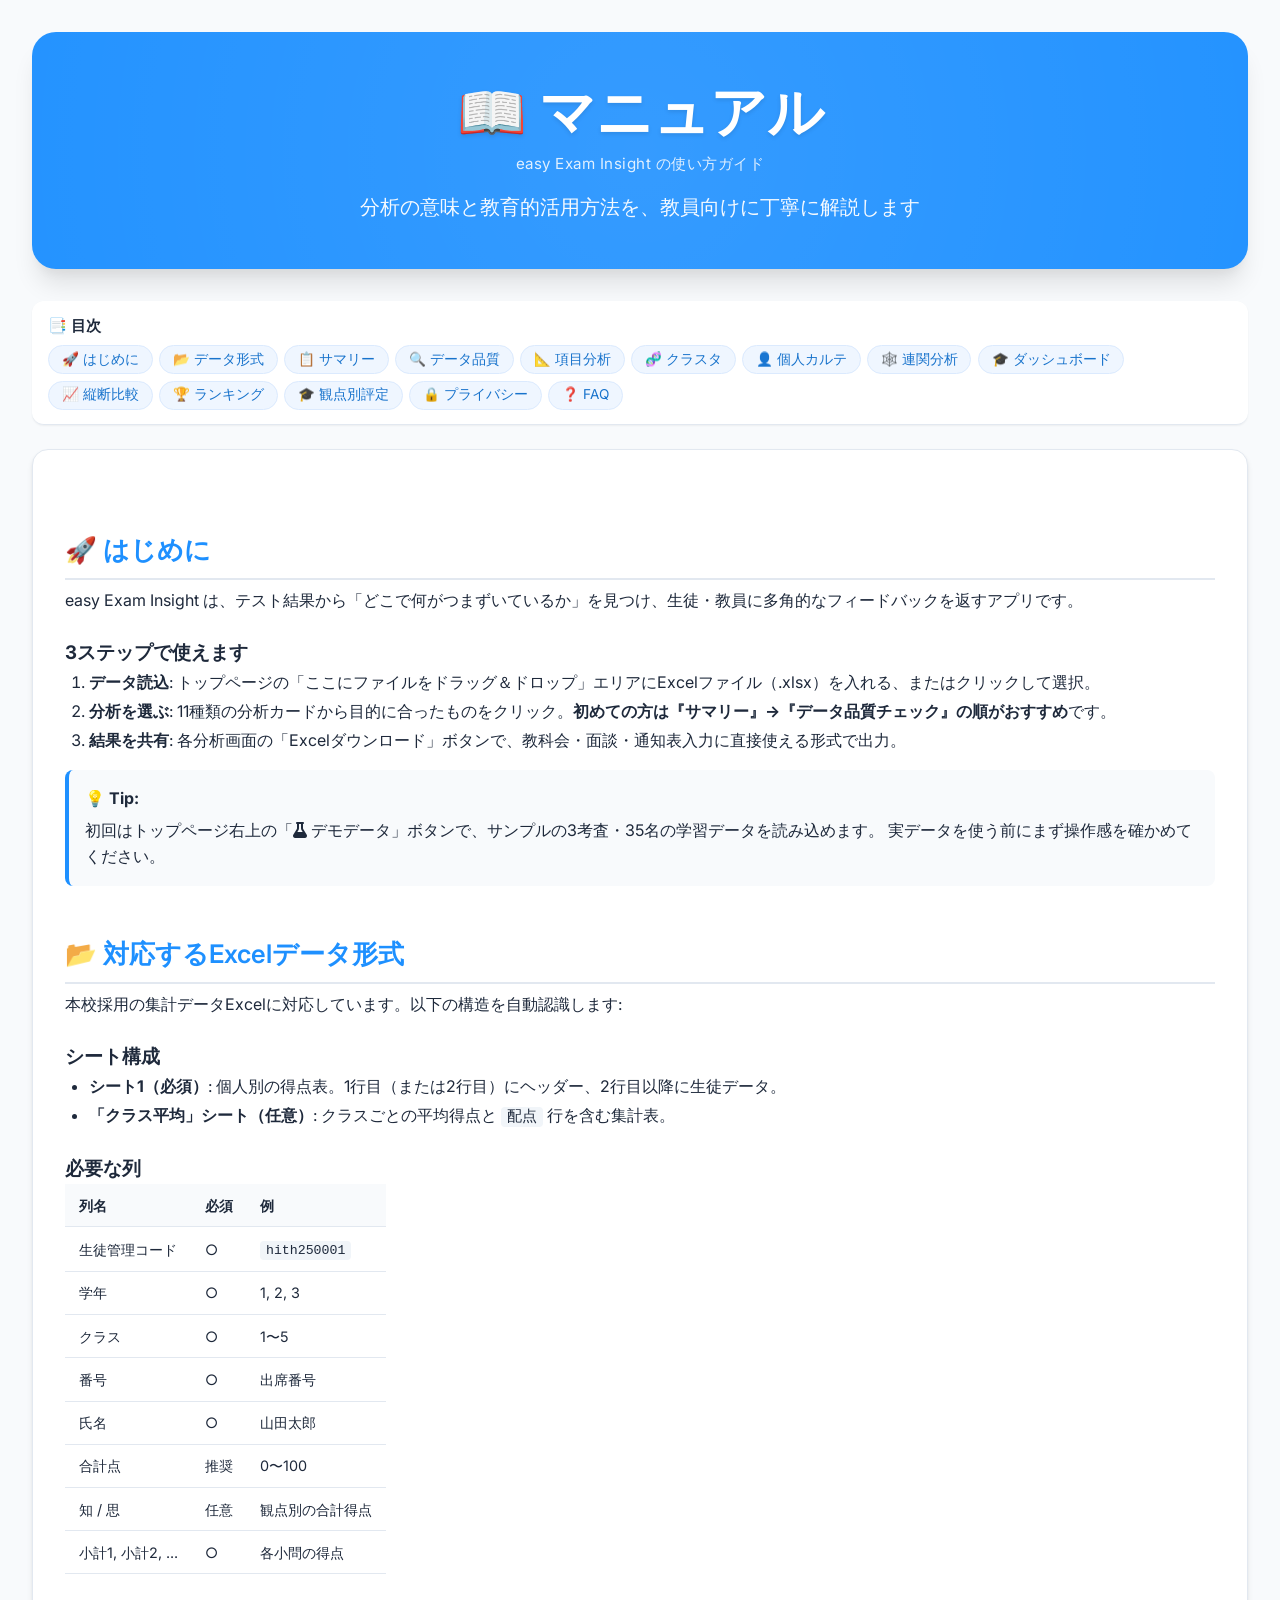
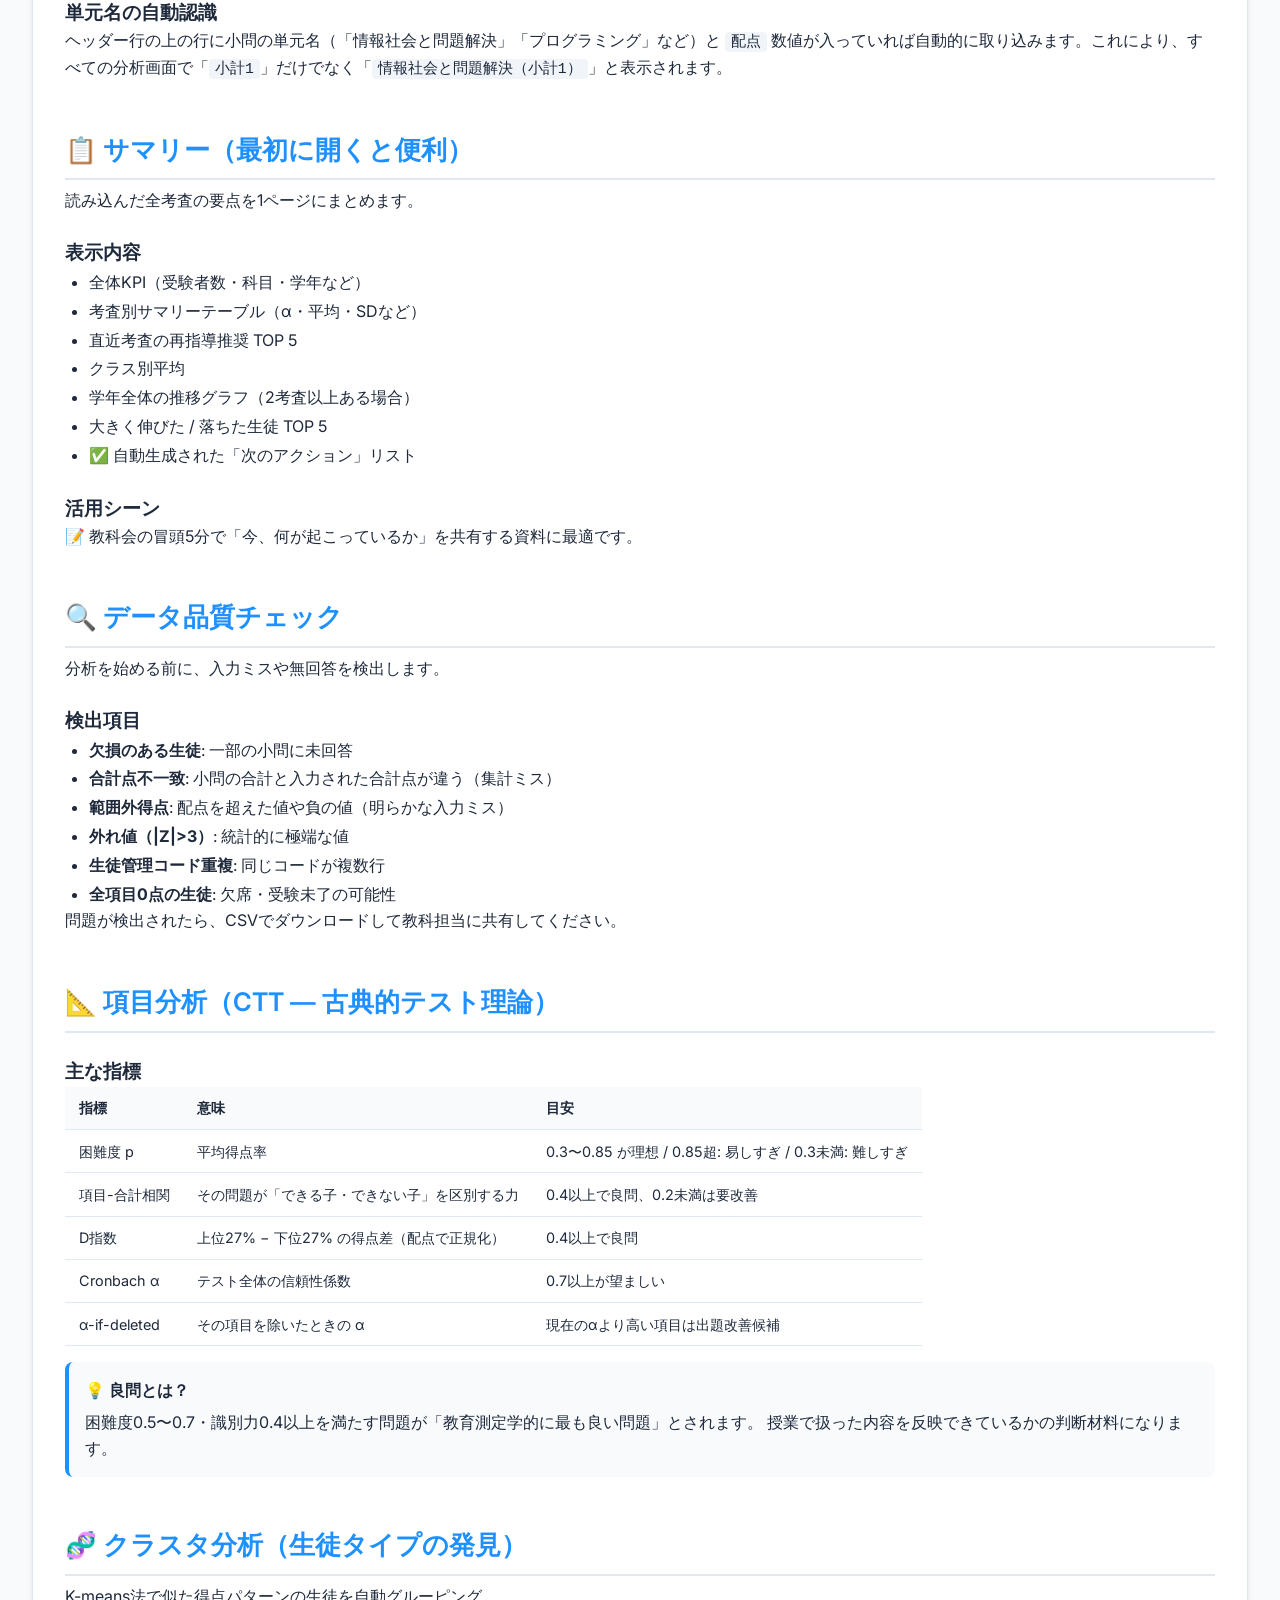
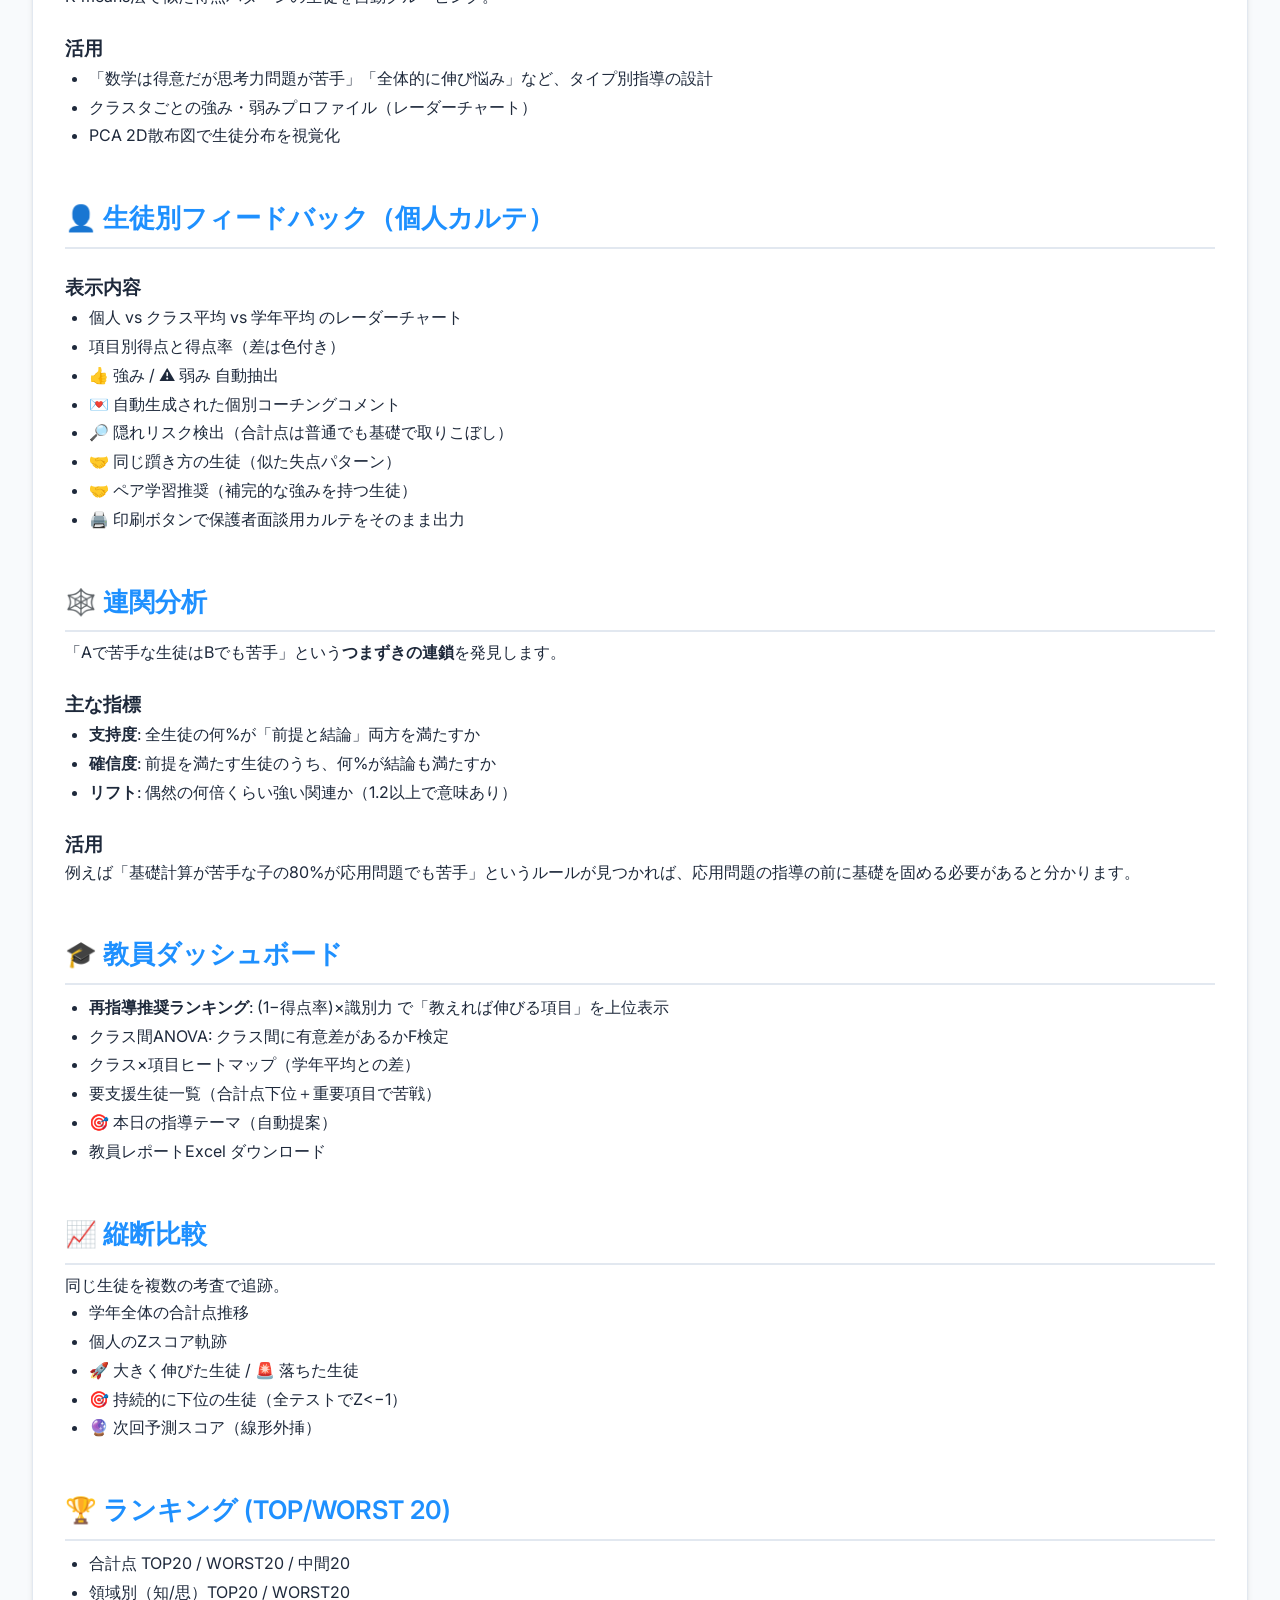
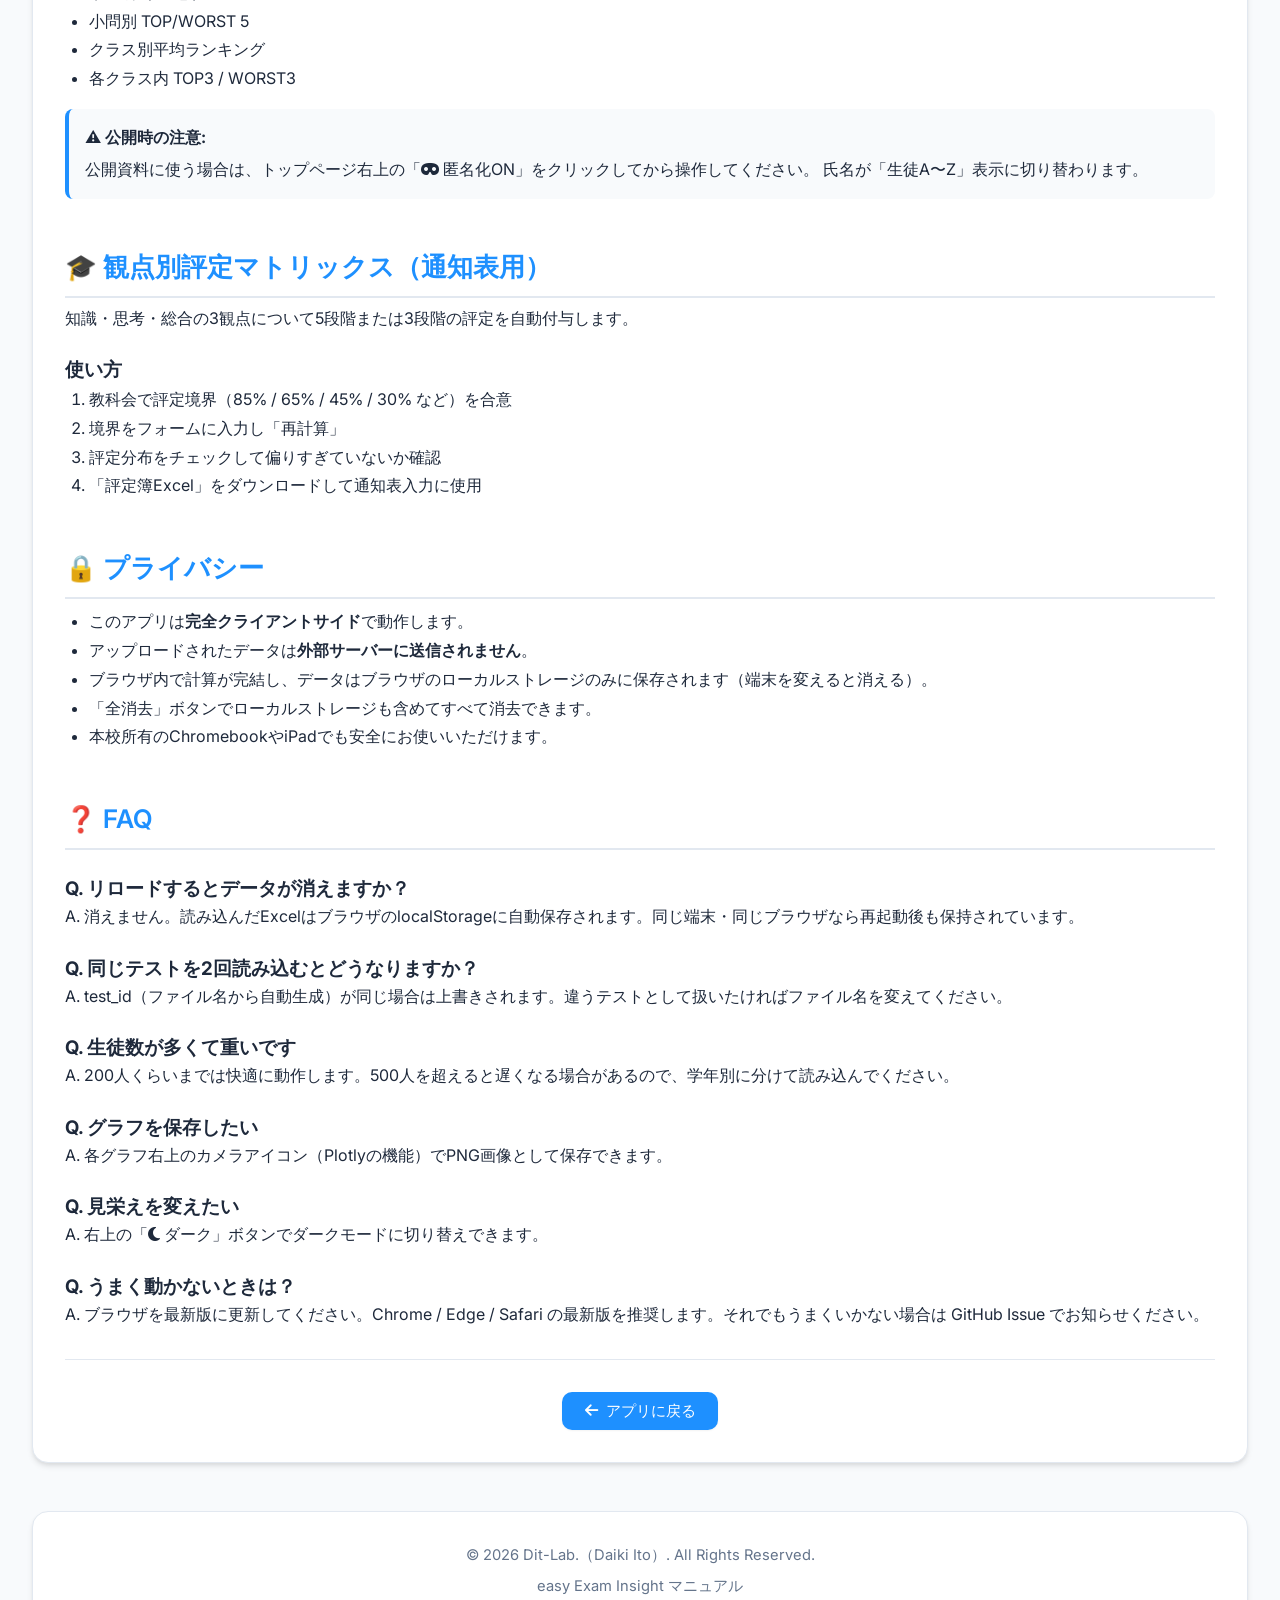
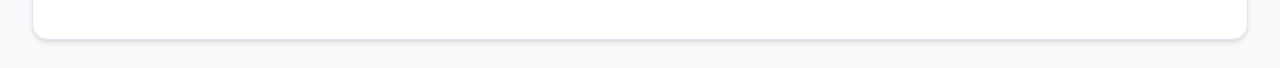
<file: manual.html>
<!DOCTYPE html>
<html lang="ja">
<head>
<meta charset="UTF-8">
<meta name="viewport" content="width=device-width, initial-scale=1.0">
<title>マニュアル | easy Exam Insight</title>
<link rel="stylesheet" href="https://cdnjs.cloudflare.com/ajax/libs/font-awesome/6.4.0/css/all.min.css">
<link href="https://fonts.googleapis.com/css2?family=Inter:wght@300;400;500;600;700&display=swap" rel="stylesheet">
<link rel="stylesheet" href="css/style.css">
</head>
<body>

<main class="container" id="main-app">

  <div class="hero-section">
    <h1 class="hero-title">📖 マニュアル</h1>
    <p class="hero-caption">easy Exam Insight の使い方ガイド</p>
    <p class="hero-subtitle">分析の意味と教育的活用方法を、教員向けに丁寧に解説します</p>
  </div>

  <nav class="manual-toc" aria-label="目次">
    <strong class="manual-toc-title">📑 目次</strong>
    <div class="manual-toc-list">
      <a href="#start">🚀 はじめに</a>
      <a href="#format">📂 データ形式</a>
      <a href="#summary">📋 サマリー</a>
      <a href="#quality">🔍 データ品質</a>
      <a href="#item">📐 項目分析</a>
      <a href="#cluster">🧬 クラスタ</a>
      <a href="#student">👤 個人カルテ</a>
      <a href="#assoc">🕸️ 連関分析</a>
      <a href="#dashboard">🎓 ダッシュボード</a>
      <a href="#long">📈 縦断比較</a>
      <a href="#rank">🏆 ランキング</a>
      <a href="#rubric">🎓 観点別評定</a>
      <a href="#privacy">🔒 プライバシー</a>
      <a href="#faq">❓ FAQ</a>
    </div>
  </nav>

  <article class="manual card">

    <h2 id="start">🚀 はじめに</h2>
    <p>easy Exam Insight は、テスト結果から「どこで何がつまずいているか」を見つけ、生徒・教員に多角的なフィードバックを返すアプリです。</p>
    <h3>3ステップで使えます</h3>
    <ol>
      <li><strong>データ読込</strong>: トップページの「ここにファイルをドラッグ＆ドロップ」エリアにExcelファイル（.xlsx）を入れる、またはクリックして選択。</li>
      <li><strong>分析を選ぶ</strong>: 11種類の分析カードから目的に合ったものをクリック。<strong>初めての方は『サマリー』→『データ品質チェック』の順がおすすめ</strong>です。</li>
      <li><strong>結果を共有</strong>: 各分析画面の「Excelダウンロード」ボタンで、教科会・面談・通知表入力に直接使える形式で出力。</li>
    </ol>
    <figure>
      <strong>💡 Tip:</strong>
      初回はトップページ右上の「<i class="fas fa-flask"></i> デモデータ」ボタンで、サンプルの3考査・35名の学習データを読み込めます。
      実データを使う前にまず操作感を確かめてください。
    </figure>

    <h2 id="format">📂 対応するExcelデータ形式</h2>
    <p>本校採用の集計データExcelに対応しています。以下の構造を自動認識します:</p>
    <h3>シート構成</h3>
    <ul>
      <li><strong>シート1（必須）</strong>: 個人別の得点表。1行目（または2行目）にヘッダー、2行目以降に生徒データ。</li>
      <li><strong>「クラス平均」シート（任意）</strong>: クラスごとの平均得点と <code>配点</code> 行を含む集計表。</li>
    </ul>
    <h3>必要な列</h3>
    <table class="t-table">
      <tr><th>列名</th><th>必須</th><th>例</th></tr>
      <tr><td>生徒管理コード</td><td>○</td><td><code>hith250001</code></td></tr>
      <tr><td>学年</td><td>○</td><td>1, 2, 3</td></tr>
      <tr><td>クラス</td><td>○</td><td>1〜5</td></tr>
      <tr><td>番号</td><td>○</td><td>出席番号</td></tr>
      <tr><td>氏名</td><td>○</td><td>山田太郎</td></tr>
      <tr><td>合計点</td><td>推奨</td><td>0〜100</td></tr>
      <tr><td>知 / 思</td><td>任意</td><td>観点別の合計得点</td></tr>
      <tr><td>小計1, 小計2, ...</td><td>○</td><td>各小問の得点</td></tr>
    </table>
    <h3>単元名の自動認識</h3>
    <p>ヘッダー行の上の行に小問の単元名（「情報社会と問題解決」「プログラミング」など）と <code>配点</code> 数値が入っていれば自動的に取り込みます。これにより、すべての分析画面で「<code>小計1</code>」だけでなく「<code>情報社会と問題解決（小計1）</code>」と表示されます。</p>

    <h2 id="summary">📋 サマリー（最初に開くと便利）</h2>
    <p>読み込んだ全考査の要点を1ページにまとめます。</p>
    <h3>表示内容</h3>
    <ul>
      <li>全体KPI（受験者数・科目・学年など）</li>
      <li>考査別サマリーテーブル（α・平均・SDなど）</li>
      <li>直近考査の再指導推奨 TOP 5</li>
      <li>クラス別平均</li>
      <li>学年全体の推移グラフ（2考査以上ある場合）</li>
      <li>大きく伸びた / 落ちた生徒 TOP 5</li>
      <li>✅ 自動生成された「次のアクション」リスト</li>
    </ul>
    <h3>活用シーン</h3>
    <p>📝 教科会の冒頭5分で「今、何が起こっているか」を共有する資料に最適です。</p>

    <h2 id="quality">🔍 データ品質チェック</h2>
    <p>分析を始める前に、入力ミスや無回答を検出します。</p>
    <h3>検出項目</h3>
    <ul>
      <li><strong>欠損のある生徒</strong>: 一部の小問に未回答</li>
      <li><strong>合計点不一致</strong>: 小問の合計と入力された合計点が違う（集計ミス）</li>
      <li><strong>範囲外得点</strong>: 配点を超えた値や負の値（明らかな入力ミス）</li>
      <li><strong>外れ値（|Z|&gt;3）</strong>: 統計的に極端な値</li>
      <li><strong>生徒管理コード重複</strong>: 同じコードが複数行</li>
      <li><strong>全項目0点の生徒</strong>: 欠席・受験未了の可能性</li>
    </ul>
    <p>問題が検出されたら、CSVでダウンロードして教科担当に共有してください。</p>

    <h2 id="item">📐 項目分析（CTT — 古典的テスト理論）</h2>
    <h3>主な指標</h3>
    <table class="t-table">
      <tr><th>指標</th><th>意味</th><th>目安</th></tr>
      <tr><td>困難度 p</td><td>平均得点率</td><td>0.3〜0.85 が理想 / 0.85超: 易しすぎ / 0.3未満: 難しすぎ</td></tr>
      <tr><td>項目-合計相関</td><td>その問題が「できる子・できない子」を区別する力</td><td>0.4以上で良問、0.2未満は要改善</td></tr>
      <tr><td>D指数</td><td>上位27% − 下位27% の得点差（配点で正規化）</td><td>0.4以上で良問</td></tr>
      <tr><td>Cronbach α</td><td>テスト全体の信頼性係数</td><td>0.7以上が望ましい</td></tr>
      <tr><td>α-if-deleted</td><td>その項目を除いたときの α</td><td>現在のαより高い項目は出題改善候補</td></tr>
    </table>
    <figure>
      <strong>💡 良問とは？</strong>
      困難度0.5〜0.7・識別力0.4以上を満たす問題が「教育測定学的に最も良い問題」とされます。
      授業で扱った内容を反映できているかの判断材料になります。
    </figure>

    <h2 id="cluster">🧬 クラスタ分析（生徒タイプの発見）</h2>
    <p>K-means法で似た得点パターンの生徒を自動グルーピング。</p>
    <h3>活用</h3>
    <ul>
      <li>「数学は得意だが思考力問題が苦手」「全体的に伸び悩み」など、タイプ別指導の設計</li>
      <li>クラスタごとの強み・弱みプロファイル（レーダーチャート）</li>
      <li>PCA 2D散布図で生徒分布を視覚化</li>
    </ul>

    <h2 id="student">👤 生徒別フィードバック（個人カルテ）</h2>
    <h3>表示内容</h3>
    <ul>
      <li>個人 vs クラス平均 vs 学年平均 のレーダーチャート</li>
      <li>項目別得点と得点率（差は色付き）</li>
      <li>👍 強み / ⚠️ 弱み 自動抽出</li>
      <li>💌 自動生成された個別コーチングコメント</li>
      <li>🔎 隠れリスク検出（合計点は普通でも基礎で取りこぼし）</li>
      <li>🤝 同じ躓き方の生徒（似た失点パターン）</li>
      <li>🤝 ペア学習推奨（補完的な強みを持つ生徒）</li>
      <li>🖨️ 印刷ボタンで保護者面談用カルテをそのまま出力</li>
    </ul>

    <h2 id="assoc">🕸️ 連関分析</h2>
    <p>「Aで苦手な生徒はBでも苦手」という<strong>つまずきの連鎖</strong>を発見します。</p>
    <h3>主な指標</h3>
    <ul>
      <li><strong>支持度</strong>: 全生徒の何%が「前提と結論」両方を満たすか</li>
      <li><strong>確信度</strong>: 前提を満たす生徒のうち、何%が結論も満たすか</li>
      <li><strong>リフト</strong>: 偶然の何倍くらい強い関連か（1.2以上で意味あり）</li>
    </ul>
    <h3>活用</h3>
    <p>例えば「基礎計算が苦手な子の80%が応用問題でも苦手」というルールが見つかれば、応用問題の指導の前に基礎を固める必要があると分かります。</p>

    <h2 id="dashboard">🎓 教員ダッシュボード</h2>
    <ul>
      <li><strong>再指導推奨ランキング</strong>: (1−得点率)×識別力 で「教えれば伸びる項目」を上位表示</li>
      <li>クラス間ANOVA: クラス間に有意差があるかF検定</li>
      <li>クラス×項目ヒートマップ（学年平均との差）</li>
      <li>要支援生徒一覧（合計点下位＋重要項目で苦戦）</li>
      <li>🎯 本日の指導テーマ（自動提案）</li>
      <li>教員レポートExcel ダウンロード</li>
    </ul>

    <h2 id="long">📈 縦断比較</h2>
    <p>同じ生徒を複数の考査で追跡。</p>
    <ul>
      <li>学年全体の合計点推移</li>
      <li>個人のZスコア軌跡</li>
      <li>🚀 大きく伸びた生徒 / 🚨 落ちた生徒</li>
      <li>🎯 持続的に下位の生徒（全テストでZ&lt;−1）</li>
      <li>🔮 次回予測スコア（線形外挿）</li>
    </ul>

    <h2 id="rank">🏆 ランキング (TOP/WORST 20)</h2>
    <ul>
      <li>合計点 TOP20 / WORST20 / 中間20</li>
      <li>領域別（知/思）TOP20 / WORST20</li>
      <li>小問別 TOP/WORST 5</li>
      <li>クラス別平均ランキング</li>
      <li>各クラス内 TOP3 / WORST3</li>
    </ul>
    <figure>
      <strong>⚠️ 公開時の注意:</strong>
      公開資料に使う場合は、トップページ右上の「<i class="fas fa-mask"></i> 匿名化ON」をクリックしてから操作してください。
      氏名が「生徒A〜Z」表示に切り替わります。
    </figure>

    <h2 id="rubric">🎓 観点別評定マトリックス（通知表用）</h2>
    <p>知識・思考・総合の3観点について5段階または3段階の評定を自動付与します。</p>
    <h3>使い方</h3>
    <ol>
      <li>教科会で評定境界（85% / 65% / 45% / 30% など）を合意</li>
      <li>境界をフォームに入力し「再計算」</li>
      <li>評定分布をチェックして偏りすぎていないか確認</li>
      <li>「評定簿Excel」をダウンロードして通知表入力に使用</li>
    </ol>

    <h2 id="privacy">🔒 プライバシー</h2>
    <ul>
      <li>このアプリは<strong>完全クライアントサイド</strong>で動作します。</li>
      <li>アップロードされたデータは<strong>外部サーバーに送信されません</strong>。</li>
      <li>ブラウザ内で計算が完結し、データはブラウザのローカルストレージのみに保存されます（端末を変えると消える）。</li>
      <li>「全消去」ボタンでローカルストレージも含めてすべて消去できます。</li>
      <li>本校所有のChromebookやiPadでも安全にお使いいただけます。</li>
    </ul>

    <h2 id="faq">❓ FAQ</h2>
    <h3>Q. リロードするとデータが消えますか？</h3>
    <p>A. 消えません。読み込んだExcelはブラウザのlocalStorageに自動保存されます。同じ端末・同じブラウザなら再起動後も保持されています。</p>
    <h3>Q. 同じテストを2回読み込むとどうなりますか？</h3>
    <p>A. test_id（ファイル名から自動生成）が同じ場合は上書きされます。違うテストとして扱いたければファイル名を変えてください。</p>
    <h3>Q. 生徒数が多くて重いです</h3>
    <p>A. 200人くらいまでは快適に動作します。500人を超えると遅くなる場合があるので、学年別に分けて読み込んでください。</p>
    <h3>Q. グラフを保存したい</h3>
    <p>A. 各グラフ右上のカメラアイコン（Plotlyの機能）でPNG画像として保存できます。</p>
    <h3>Q. 見栄えを変えたい</h3>
    <p>A. 右上の「<i class="fas fa-moon"></i> ダーク」ボタンでダークモードに切り替えできます。</p>
    <h3>Q. うまく動かないときは？</h3>
    <p>A. ブラウザを最新版に更新してください。Chrome / Edge / Safari の最新版を推奨します。それでもうまくいかない場合は GitHub Issue でお知らせください。</p>

    <hr style="margin: 2rem 0; border: 0; border-top: 1px solid var(--border-color);">
    <p style="text-align: center;">
      <a class="btn primary" href="index.html"><i class="fas fa-arrow-left"></i> アプリに戻る</a>
    </p>
  </article>

  <footer class="footer">
    <div class="footer-content">
      <p>© 2026 Dit-Lab.（Daiki Ito）. All Rights Reserved.</p>
      <p>easy Exam Insight マニュアル</p>
    </div>
  </footer>

</main>
</body>
</html>
</file>
<file: css/style.css>
/* ===== easy Exam Insight — design system ===== */

:root {
    --primary-color: #1e90ff;
    --primary-dark: #1873cc;
    --primary-light: #4da6ff;
    --accent-color: #00bfff;
    --background: #f8fafc;
    --surface: #ffffff;
    --text-primary: #1e293b;
    --text-secondary: #64748b;
    --border-color: #e2e8f0;
    --shadow-sm: 0 1px 2px 0 rgba(0, 0, 0, 0.05);
    --shadow-md: 0 4px 6px -1px rgba(0, 0, 0, 0.1), 0 2px 4px -1px rgba(0, 0, 0, 0.06);
    --shadow-lg: 0 10px 15px -3px rgba(0, 0, 0, 0.1), 0 4px 6px -2px rgba(0, 0, 0, 0.05);
    --shadow-xl: 0 20px 25px -5px rgba(0, 0, 0, 0.1), 0 10px 10px -5px rgba(0, 0, 0, 0.04);
}

* { margin: 0; padding: 0; box-sizing: border-box; }
html { scroll-behavior: smooth; }
body {
    background: var(--background);
    font-family: 'Inter', -apple-system, BlinkMacSystemFont, "Hiragino Sans", "Yu Gothic UI", sans-serif;
    color: var(--text-primary);
    line-height: 1.6;
    -webkit-text-size-adjust: 100%;
}

/* ===== App container ===== */
#main-app, .container {
    max-width: 1280px;
    margin: 0 auto;
    padding: 2rem;
}

/* ===== Hero ===== */
.hero-section {
    background: var(--primary-color);
    border-radius: 24px;
    padding: 3rem 2rem;
    text-align: center;
    color: white;
    margin-bottom: 2rem;
    box-shadow: var(--shadow-xl);
    position: relative;
    overflow: hidden;
}
.hero-section::before {
    content: '';
    position: absolute;
    top: -50%; right: -50%;
    width: 200%; height: 200%;
    background: radial-gradient(circle, rgba(255, 255, 255, 0.1) 0%, transparent 70%);
    animation: pulse 4s ease-in-out infinite;
    pointer-events: none;
}
@keyframes pulse {
    0%,100% { transform: scale(1); opacity: 0.5; }
    50% { transform: scale(1.1); opacity: 0.3; }
}
.hero-title {
    font-size: clamp(1.9rem, 5vw, 3.5rem);
    font-weight: 700;
    margin-bottom: 0.5rem;
    position: relative;
    z-index: 1;
    text-shadow: 0 2px 4px rgba(0, 0, 0, 0.1);
    word-break: keep-all;
    line-height: 1.15;
}
.hero-caption {
    font-size: clamp(0.85rem, 2.2vw, 0.95rem);
    font-weight: 400;
    opacity: 0.85;
    margin-bottom: 1rem;
    position: relative;
    z-index: 1;
    letter-spacing: 0.5px;
}
.hero-subtitle {
    font-size: clamp(0.95rem, 2.6vw, 1.25rem);
    font-weight: 300;
    opacity: 0.95;
    position: relative;
    z-index: 1;
    line-height: 1.4;
}

/* ===== Card / Section ===== */
.navigation-section, .card {
    background: var(--surface);
    border-radius: 16px;
    padding: 2rem;
    margin-bottom: 2rem;
    box-shadow: var(--shadow-md);
    border: 1px solid var(--border-color);
}
.card.hidden { display: none; }
.card h2 {
    font-size: clamp(1.3rem, 3vw, 1.6rem);
    margin-bottom: 0.5rem;
    color: var(--text-primary);
    font-weight: 600;
    display: flex; align-items: center; gap: 0.6rem;
    flex-wrap: wrap;
}
.card h2 i { color: var(--primary-color); }
.muted { color: var(--text-secondary); font-size: 0.95rem; margin-top: 0; margin-bottom: 1rem; }

/* ===== Upload area ===== */
.upload-area {
    border: 2px dashed var(--primary-light);
    border-radius: 16px;
    padding: 2.5rem 1rem;
    text-align: center;
    margin: 1rem 0;
    background: linear-gradient(180deg, #f0f9ff 0%, #f8fafc 100%);
    transition: all 0.3s ease;
    cursor: pointer;
}
.upload-area:hover, .upload-area.dragover {
    border-color: var(--primary-color);
    background: #e0f2fe;
    box-shadow: var(--shadow-md);
}
.upload-area i { color: var(--primary-color); margin-bottom: 1rem; }
.upload-text { color: var(--text-secondary); margin: 0.5rem 0 1rem; font-size: 0.95rem; }
.upload-controls { margin-top: 0.8rem; display: flex; gap: 0.6rem; flex-wrap: wrap; }

/* ===== Loaded test pills ===== */
.loaded-tests { display: flex; flex-wrap: wrap; gap: 0.75rem; margin: 1rem 0; }
.test-pill {
    display: inline-flex; flex-direction: column;
    background: linear-gradient(135deg, #eff6ff, #dbeafe);
    border: 1px solid var(--primary-light);
    border-radius: 12px;
    padding: 0.7rem 2.2rem 0.7rem 1rem;
    min-width: 240px;
    max-width: 100%;
    position: relative;
    box-shadow: var(--shadow-sm);
    word-break: break-word;
}
.test-pill .pill-title { font-weight: 600; font-size: 0.95rem; color: var(--text-primary); }
.test-pill .pill-meta { font-size: 0.78rem; color: var(--text-secondary); margin-top: 0.2rem; }
.test-pill .pill-remove {
    position: absolute; top: 6px; right: 8px;
    background: transparent; border: none; color: var(--text-secondary);
    cursor: pointer; font-size: 0.95rem; padding: 2px 6px; border-radius: 4px;
    line-height: 1;
}
.test-pill .pill-remove:hover { color: #ef4444; background: rgba(239, 68, 68, 0.1); }

/* ===== Buttons ===== */
.btn {
    background: var(--primary-color);
    color: white;
    border: none;
    border-radius: 10px;
    padding: 0.6rem 1.4rem;
    font-weight: 500;
    font-size: 0.95rem;
    cursor: pointer;
    display: inline-flex;
    align-items: center;
    gap: 0.5rem;
    transition: all 0.2s ease;
    font-family: inherit;
    box-shadow: var(--shadow-sm);
    text-decoration: none;
    line-height: 1.2;
}
.btn:hover { background: var(--primary-dark); box-shadow: var(--shadow-md); transform: translateY(-1px); }
.btn:active { transform: translateY(0); }
.btn:focus-visible { outline: 3px solid rgba(30, 144, 255, 0.45); outline-offset: 2px; }
.btn.primary { background: var(--primary-color); color: white; }
.btn.ghost { background: #f1f5f9; color: var(--text-primary); box-shadow: none; }
.btn.ghost:hover { background: #e2e8f0; transform: none; }
.btn.danger { background: #ef4444; color: white; }
.btn.success { background: #10b981; color: white; }
.btn.small { padding: 0.4rem 0.85rem; font-size: 0.85rem; }
.btn:disabled { opacity: 0.5; cursor: not-allowed; }

/* ===== Feature grid ===== */
.feature-grid {
    display: grid;
    grid-template-columns: repeat(auto-fit, minmax(260px, 1fr));
    gap: 1.25rem;
    margin-top: 1rem;
}
.feature-card {
    background: var(--surface);
    border: 1px solid var(--border-color);
    border-radius: 12px;
    padding: 1.25rem;
    transition: all 0.3s ease;
    cursor: pointer;
    position: relative;
    overflow: hidden;
}
.feature-card::before {
    content: '';
    position: absolute;
    top: 0; left: 0;
    width: 100%; height: 4px;
    background: var(--primary-color);
    transform: translateX(-100%);
    transition: transform 0.3s ease;
}
.feature-card:hover { transform: translateY(-4px); box-shadow: var(--shadow-lg); border-color: var(--primary-color); }
.feature-card:hover::before { transform: translateX(0); }
.feature-card.disabled { opacity: 0.5; cursor: not-allowed; background: #f5f5f5; pointer-events: none; }
.feature-card.disabled:hover { transform: none; box-shadow: none; border-color: var(--border-color); }
.feature-card.disabled::before { background: #9ca3af; }
.feature-icon {
    width: 44px; height: 44px;
    background: linear-gradient(135deg, var(--primary-color), var(--accent-color));
    color: white;
    border-radius: 10px;
    display: inline-flex;
    align-items: center;
    justify-content: center;
    font-size: 1.1rem;
    margin-bottom: 0.6rem;
}
.feature-card h3 {
    font-size: 1.1rem;
    font-weight: 600;
    color: var(--text-primary);
    margin: 0 0 0.4rem;
    line-height: 1.3;
}
.feature-card p {
    font-size: 0.875rem;
    color: var(--text-secondary);
    line-height: 1.5;
    margin: 0 0 0.6rem;
}
.req-tag {
    display: inline-block;
    font-size: 0.72rem;
    background: #f1f5f9;
    color: var(--text-secondary);
    padding: 3px 9px;
    border-radius: 999px;
    font-weight: 500;
}

/* ===== Analysis area ===== */
.analysis-header {
    display: flex; align-items: center; gap: 1rem;
    border-bottom: 1px solid var(--border-color);
    padding-bottom: 1rem; margin-bottom: 1.5rem;
    flex-wrap: wrap;
}
.analysis-header h2 { margin: 0; flex: 1; font-size: clamp(1.2rem, 3vw, 1.5rem); min-width: 0; word-break: break-word; }

#analysis-content { font-size: 0.95rem; }
#analysis-content h3 {
    margin-top: 1.8rem; margin-bottom: 0.7rem;
    font-size: 1.15rem; color: var(--text-primary);
    border-left: 4px solid var(--primary-color);
    padding-left: 0.7rem; font-weight: 600;
    word-break: break-word;
}
#analysis-content h4 { margin-top: 1.2rem; font-size: 1rem; color: var(--text-primary); font-weight: 600; }
#analysis-content p { color: var(--text-secondary); margin: 0.5rem 0; }

/* ===== Tables ===== */
.table-wrap {
    overflow: auto;
    margin: 0.8rem 0;
    max-height: 480px;
    border: 1px solid var(--border-color);
    border-radius: 10px;
    box-shadow: var(--shadow-sm);
    -webkit-overflow-scrolling: touch;
}
.t-table { width: 100%; border-collapse: collapse; font-size: 0.9rem; background: var(--surface); }
.t-table th, .t-table td { text-align: left; padding: 0.6rem 0.85rem; border-bottom: 1px solid var(--border-color); white-space: nowrap; }
.t-table th { background: #f8fafc; font-weight: 600; color: var(--text-primary); position: sticky; top: 0; z-index: 1; }
.t-table tbody tr:hover { background: #f0f9ff; }
.t-table tbody tr[data-student-code]:hover { background: #dbeafe; box-shadow: inset 0 0 0 1px var(--primary-color); }
.t-table td.num, .t-table th.num { text-align: right; font-variant-numeric: tabular-nums; }
.t-table td.bad { background: #fef2f2; color: #991b1b; font-weight: 600; }
.t-table td.warn { background: #fef3c7; color: #92400e; }
.t-table td.good { background: #ecfdf5; color: #065f46; font-weight: 600; }

/* ===== KPI tiles ===== */
.kpi-row { display: flex; flex-wrap: wrap; gap: 1rem; margin: 0.8rem 0 1.5rem; }
.kpi {
    flex: 1; min-width: 160px;
    background: linear-gradient(135deg, #ffffff, #f0f9ff);
    border: 1px solid var(--border-color);
    border-radius: 12px;
    padding: 1rem 1.2rem;
    box-shadow: var(--shadow-sm);
    transition: box-shadow 0.2s ease;
}
.kpi:hover { box-shadow: var(--shadow-md); }
.kpi .label { font-size: 0.75rem; color: var(--text-secondary); text-transform: uppercase; letter-spacing: 0.05em; font-weight: 500; }
.kpi .value { font-size: clamp(1.3rem, 3.5vw, 1.7rem); font-weight: 700; color: var(--primary-color); margin-top: 0.2rem; line-height: 1.1; word-break: break-word; }
.kpi .sub { font-size: 0.78rem; color: var(--text-secondary); margin-top: 0.15rem; }

/* ===== Plot ===== */
.plot { width: 100%; min-height: 320px; margin: 0.6rem 0; }
.plot-grid { display: grid; grid-template-columns: repeat(auto-fit, minmax(min(340px, 100%), 1fr)); gap: 1rem; }

/* ===== Form ===== */
.form-row { display: flex; flex-wrap: wrap; gap: 1rem 1.25rem; align-items: flex-end; margin: 1rem 0; }
.form-row label { font-size: 0.9rem; color: var(--text-primary); display: flex; flex-direction: column; gap: 0.3rem; min-width: 150px; font-weight: 500; }
.form-row select, .form-row input[type="number"], .form-row input[type="text"] {
    padding: 0.5rem 0.75rem;
    border: 1px solid var(--border-color);
    border-radius: 8px;
    font-size: 0.95rem;
    font-family: inherit;
    background: var(--surface);
    transition: border-color 0.2s;
    max-width: 100%;
}
.form-row select:focus, .form-row input:focus { outline: none; border-color: var(--primary-color); box-shadow: 0 0 0 3px rgba(30, 144, 255, 0.1); }
.form-row input[type="range"] { width: 220px; max-width: 100%; }
.class-print-row { align-items: center; padding: 0.85rem 1rem; background: #f0f9ff; border: 1px solid var(--primary-light); border-radius: 12px; }

/* ===== Tabs ===== */
.tabs {
    display: flex; gap: 0.4rem;
    border-bottom: 2px solid var(--border-color);
    margin: 1rem 0 0.8rem;
    flex-wrap: wrap;
}
.tab-btn {
    background: transparent;
    border: none;
    padding: 0.7rem 1.2rem;
    cursor: pointer;
    font-size: 0.95rem;
    font-family: inherit;
    color: var(--text-secondary);
    border-bottom: 3px solid transparent;
    margin-bottom: -2px;
    transition: all 0.2s;
    font-weight: 500;
}
.tab-btn:hover { color: var(--text-primary); background: #f8fafc; }
.tab-btn.active { color: var(--primary-color); border-bottom-color: var(--primary-color); font-weight: 600; }
.tab-pane { display: none; padding: 0.5rem 0; }
.tab-pane.active { display: block; }

/* ===== Callouts ===== */
.callout {
    padding: 0.9rem 1.1rem;
    border-radius: 10px;
    margin: 0.8rem 0;
    border-left: 4px solid;
    font-size: 0.92rem;
}
.callout.info { background: #eff6ff; border-color: var(--primary-color); color: #1e3a8a; }
.callout.warn { background: #fffbeb; border-color: #f59e0b; color: #92400e; }
.callout.danger { background: #fef2f2; border-color: #ef4444; color: #991b1b; }
.callout.success { background: #ecfdf5; border-color: #10b981; color: #065f46; }

/* ===== Help ===== */
.help-detail {
    background: #f0f9ff;
    border: 1px solid #bae6fd;
    border-radius: 10px;
    padding: 0.7rem 1rem;
    margin: 0.6rem 0;
    transition: all 0.2s;
}
.help-detail[open] {
    background: #ecfeff;
    border-color: var(--primary-light);
    box-shadow: var(--shadow-sm);
}
.help-detail summary {
    cursor: pointer;
    font-weight: 600;
    color: var(--primary-dark);
    font-size: 0.93rem;
    list-style: none;
    user-select: none;
}
.help-detail summary::-webkit-details-marker { display: none; }
.help-detail summary::before {
    content: '▶';
    display: inline-block;
    margin-right: 0.4rem;
    font-size: 0.7rem;
    transition: transform 0.2s;
    color: var(--primary-color);
}
.help-detail[open] summary::before { transform: rotate(90deg); }
.help-detail summary:hover { color: var(--primary-color); }
.help-body {
    margin-top: 0.6rem;
    padding-left: 1rem;
    font-size: 0.9rem;
    line-height: 1.7;
}
.help-body p { margin: 0.3rem 0; color: var(--text-primary); }

.how-to-read { margin: 0.5rem 0 0; padding-left: 1.5rem; font-size: 0.92rem; }
.how-to-read li { margin: 0.2rem 0; }

/* ===== Coach ===== */
.coach {
    background: linear-gradient(135deg, #fef9c3 0%, #fef3c7 100%);
    border-left: 4px solid #f59e0b;
    padding: 1.1rem 1.3rem;
    border-radius: 10px;
    margin: 1rem 0;
    font-size: 0.93rem;
    white-space: pre-wrap;
    line-height: 1.75;
    box-shadow: var(--shadow-sm);
    overflow-wrap: anywhere;
}

/* ===== Toolbar ===== */
.toolbar {
    position: relative;
    z-index: 2;
    margin-top: 1.2rem;
    display: flex;
    gap: 0.5rem;
    flex-wrap: wrap;
    justify-content: center;
}
.toolbar .btn {
    background: rgba(255, 255, 255, 0.18);
    color: #fff;
    border: 1px solid rgba(255, 255, 255, 0.3);
    backdrop-filter: blur(8px);
}
.toolbar .btn:hover { background: rgba(255, 255, 255, 0.3); }
.toolbar .btn.active { background: rgba(255, 255, 255, 0.35); border-color: rgba(255, 255, 255, 0.6); }
.toolbar a.btn:hover { color: #fff; text-decoration: none; }

/* ===== Footer ===== */
.footer {
    background: var(--surface);
    border-radius: 16px;
    padding: 2rem;
    margin-top: 3rem;
    text-align: center;
    box-shadow: var(--shadow-md);
    border: 1px solid var(--border-color);
}
.footer-content p {
    color: var(--text-secondary);
    margin-bottom: 0.5rem;
    font-size: 0.92rem;
}
.footer-links {
    margin-top: 1rem;
    display: flex;
    justify-content: center;
    gap: 2rem;
    flex-wrap: wrap;
}
.footer-links a {
    color: var(--primary-color);
    text-decoration: none;
    font-weight: 500;
    transition: all 0.3s ease;
    display: inline-flex;
    align-items: center;
    gap: 0.4rem;
}
.footer-links a:hover { color: var(--primary-dark); }

/* ===== Manual page ===== */
.manual-toc {
    position: sticky;
    top: 0;
    background: var(--surface);
    padding: 0.85rem 1rem;
    border-bottom: 1px solid var(--border-color);
    border-radius: 12px;
    z-index: 10;
    box-shadow: var(--shadow-sm);
    margin-bottom: 1.5rem;
}
.manual-toc-title {
    display: block;
    color: var(--text-primary);
    font-weight: 600;
    margin-bottom: 0.4rem;
    font-size: 0.95rem;
}
.manual-toc-list {
    display: flex;
    flex-wrap: wrap;
    gap: 0.4rem;
}
.manual-toc-list a {
    display: inline-block;
    color: var(--primary-dark);
    text-decoration: none;
    background: #eff6ff;
    border: 1px solid #dbeafe;
    border-radius: 999px;
    padding: 0.3rem 0.8rem;
    font-size: 0.85rem;
    line-height: 1.3;
    transition: background 0.2s, color 0.2s, border-color 0.2s;
    white-space: nowrap;
}
.manual-toc-list a:hover {
    background: var(--primary-color);
    border-color: var(--primary-color);
    color: white;
}
.manual h2 {
    color: var(--primary-color);
    margin-top: 2.5rem;
    padding-top: 0.5rem;
    border-bottom: 2px solid var(--border-color);
    padding-bottom: 0.5rem;
    scroll-margin-top: 96px;
    word-break: break-word;
}
.manual h3 {
    margin-top: 1.5rem;
    color: var(--text-primary);
    scroll-margin-top: 96px;
    word-break: break-word;
}
.manual ol, .manual ul { line-height: 1.8; padding-left: 1.5rem; }
.manual code {
    background: #f1f5f9;
    padding: 2px 6px;
    border-radius: 4px;
    font-family: 'SF Mono', Consolas, monospace;
    font-size: 0.92em;
    word-break: break-word;
}
.manual figure {
    margin: 1rem 0;
    padding: 1rem;
    background: #f8fafc;
    border-left: 4px solid var(--primary-color);
    border-radius: 8px;
}
.manual figure strong { display: block; margin-bottom: 0.4rem; }
.manual .t-table { display: block; max-width: 100%; overflow-x: auto; }

/* ===== Dark mode ===== */
html.dark { color-scheme: dark; }
html.dark body { background: #0f172a; color: #e2e8f0; }
html.dark .card,
html.dark .navigation-section,
html.dark .footer,
html.dark .feature-card,
html.dark .manual-toc {
    background: #1e293b;
    border-color: #334155;
    color: #e2e8f0;
}
html.dark .card h2 { color: #e2e8f0; }
html.dark .feature-card.disabled { background: #0f172a; }
html.dark .muted { color: #94a3b8; }
html.dark .feature-card h3 { color: #e2e8f0; }
html.dark .feature-card p { color: #94a3b8; }
html.dark .upload-area { background: linear-gradient(180deg, #1e293b 0%, #0f172a 100%); border-color: #334155; }
html.dark .upload-area:hover { border-color: var(--primary-color); background: #1e3a5f; }
html.dark .test-pill { background: linear-gradient(135deg, #1e3a5f, #1e293b); border-color: #2563eb; }
html.dark .test-pill .pill-title { color: #e2e8f0; }
html.dark .test-pill .pill-meta { color: #94a3b8; }
html.dark .table-wrap { border-color: #334155; }
html.dark .t-table { background: #1e293b; }
html.dark .t-table th { background: #0f172a; color: #e2e8f0; }
html.dark .t-table td { color: #e2e8f0; border-color: #334155; }
html.dark .t-table tbody tr:hover { background: #0f172a; }
html.dark .kpi { background: linear-gradient(135deg, #1e293b, #0f172a); border-color: #334155; }
html.dark .help-detail { background: #0c2540; border-color: #1e3a5f; }
html.dark .help-detail[open] { background: #0c2540; }
html.dark .help-body p { color: #cbd5e1; }
html.dark #analysis-content h3 { color: #e2e8f0; }
html.dark .form-row select,
html.dark .form-row input { background: #0f172a; color: #e2e8f0; border-color: #334155; }
html.dark .callout.info { background: #0c2540; color: #93c5fd; border-color: #2563eb; }
html.dark .callout.success { background: #052e1e; color: #6ee7b7; border-color: #10b981; }
html.dark .callout.warn { background: #3a2902; color: #fbbf24; border-color: #f59e0b; }
html.dark .callout.danger { background: #3b0c0c; color: #fca5a5; border-color: #ef4444; }
html.dark .coach { background: linear-gradient(135deg, #3a2902 0%, #2a1d02 100%); color: #fbbf24; }
html.dark .btn.ghost { background: #334155; color: #e2e8f0; }
html.dark .btn.ghost:hover { background: #475569; }
html.dark .footer-content p { color: #94a3b8; }
html.dark .class-print-row { background: #0c2540; border-color: #1e3a5f; }
html.dark .manual-toc-list a { background: #0c2540; border-color: #1e3a5f; color: #93c5fd; }
html.dark .manual-toc-list a:hover { background: var(--primary-color); border-color: var(--primary-color); color: white; }
html.dark .manual code { background: #0f172a; color: #e2e8f0; }
html.dark .manual figure { background: #0f172a; }

/* ===== Responsive ===== */
@media (max-width: 1024px) {
    #main-app, .container { padding: 1.5rem; }
    .card, .navigation-section { padding: 1.5rem; }
}
@media (max-width: 768px) {
    #main-app, .container { padding: 1rem; }
    .hero-section { padding: 2rem 1.25rem; border-radius: 18px; }
    .card, .navigation-section, .footer { padding: 1.25rem; border-radius: 14px; }
    .feature-grid { grid-template-columns: 1fr; }
    .form-row label { min-width: 0; width: 100%; }
    .form-row select, .form-row input[type="number"], .form-row input[type="text"] { width: 100%; }
    .footer-links { gap: 1rem; }
    .kpi { min-width: 140px; padding: 0.85rem 1rem; }
    .toolbar { gap: 0.4rem; }
    .toolbar .btn { padding: 0.4rem 0.75rem; font-size: 0.82rem; }
    .test-pill { min-width: 0; width: 100%; }
    .analysis-header { gap: 0.6rem; }
    .tab-btn { padding: 0.6rem 0.85rem; font-size: 0.88rem; }
    .table-wrap { max-height: 60vh; }
}
@media (max-width: 480px) {
    #main-app, .container { padding: 0.75rem; }
    .hero-section { padding: 1.5rem 1rem; }
    .card, .navigation-section, .footer { padding: 1rem; }
    .kpi { flex-basis: 100%; min-width: 0; }
    .upload-area { padding: 1.5rem 0.5rem; }
    .upload-area i.fa-3x { font-size: 2em; }
    .btn { padding: 0.55rem 1rem; font-size: 0.9rem; }
    .toolbar { flex-direction: column; align-items: stretch; }
    .toolbar .btn { justify-content: center; }
    .footer-links { flex-direction: column; gap: 0.6rem; }
}
@media (hover: none) {
    .feature-card:hover { transform: none; }
    .btn:hover { transform: none; }
}

/* ============================================================
   Class-batch student report — print pipeline
   - On-screen: hidden by default
   - On print: only #class-print-area is visible
   - Each .print-student spans exactly 2 A4 pages (page-1 + page-2)
   ============================================================ */
#class-print-area { display: none; }

.print-area-banner {
    background: var(--primary-color);
    color: white;
    padding: 0.85rem 1.2rem;
    border-radius: 12px;
    margin: 0 0 1rem;
    display: flex;
    justify-content: space-between;
    align-items: center;
    font-weight: 600;
    flex-wrap: wrap;
    gap: 0.6rem;
}

@media screen {
    /* When the print area is appended to the body, keep it visually hidden
       on screen — but remain in the DOM so layout/measurements work. */
    #class-print-area {
        position: fixed;
        left: -10000px;
        top: 0;
        width: 800px;
    }
}

@media print {
    @page {
        size: A4 portrait;
        margin: 12mm 14mm;
    }
    html, body {
        background: #fff !important;
        color: #000 !important;
    }
    #main-app, .footer, .toolbar, .analysis-header, #upload-section,
    #feature-section, .hero-section { display: none !important; }
    #class-print-area {
        display: block !important;
        position: static !important;
        left: auto !important;
        width: auto !important;
        margin: 0 !important;
        padding: 0 !important;
    }
    .print-area-banner { display: none !important; }
    .card { box-shadow: none; border: none; padding: 0; margin: 0; }

    .print-student {
        page-break-after: always;
        break-after: page;
    }
    .print-student:last-child {
        page-break-after: auto;
        break-after: auto;
    }
    .print-page {
        page-break-after: always;
        break-after: page;
        page-break-inside: avoid;
    }
    .print-student .print-page:last-child {
        page-break-after: always;
        break-after: page;
    }
    .print-student:last-child .print-page:last-child {
        page-break-after: auto;
        break-after: auto;
    }

    .help-detail, .callout.info, .callout.warn,
    .feature-card, .upload-area, button.btn { display: none !important; }
}

/* ===== Print card layout ===== */
.print-student {
    color: #111;
    font-family: 'Inter', -apple-system, "Hiragino Sans", "Yu Gothic UI", sans-serif;
}
.print-page {
    padding: 4mm 0 0 0;
    box-sizing: border-box;
    width: 100%;
    max-width: 182mm; /* A4 portrait minus margins */
    margin: 0 auto 6mm;
    font-size: 10pt;
    line-height: 1.45;
}
.print-head {
    display: flex;
    justify-content: space-between;
    align-items: baseline;
    border-bottom: 2px solid #1e90ff;
    padding-bottom: 4px;
    margin-bottom: 6px;
    flex-wrap: wrap;
    gap: 4px;
}
.print-title { font-size: 14pt; font-weight: 700; color: #1e3a8a; }
.print-test { font-size: 9pt; color: #555; }
.print-subhead {
    display: flex;
    flex-wrap: wrap;
    gap: 6px 18px;
    font-size: 10pt;
    margin-bottom: 8px;
    color: #1e293b;
}
.print-h {
    font-size: 11pt;
    font-weight: 600;
    margin: 8px 0 4px;
    color: #1e3a8a;
    border-left: 3px solid #1e90ff;
    padding-left: 6px;
}
.print-kpi-row {
    display: grid;
    grid-template-columns: repeat(4, 1fr);
    gap: 6px;
    margin-bottom: 8px;
}
.print-mini-kpi {
    border: 1px solid #cbd5e1;
    border-radius: 6px;
    padding: 5px 8px;
    background: #f8fafc;
    page-break-inside: avoid;
}
.print-mini-kpi-label { font-size: 8pt; color: #64748b; letter-spacing: 0.02em; }
.print-mini-kpi-value { font-size: 13pt; font-weight: 700; color: #1e3a8a; line-height: 1.1; word-break: break-all; }
.print-mini-kpi-sub { font-size: 7.5pt; color: #64748b; }
.print-radar-wrap {
    display: flex;
    justify-content: center;
    margin: 4px 0 6px;
}
.print-radar { max-width: 100%; height: auto; }
.print-table-wrap {
    overflow: visible;
    margin: 4px 0;
    page-break-inside: avoid;
}
.print-table {
    width: 100%;
    border-collapse: collapse;
    font-size: 9pt;
    background: #fff;
}
.print-table th, .print-table td {
    border: 1px solid #cbd5e1;
    padding: 3px 6px;
    text-align: left;
    vertical-align: top;
    word-break: break-word;
}
.print-table th { background: #eff6ff; color: #1e3a8a; font-weight: 600; }
.print-table td.bad { background: #fef2f2; color: #991b1b; font-weight: 600; }
.print-table td.good { background: #ecfdf5; color: #065f46; font-weight: 600; }
.print-list {
    list-style: none;
    padding: 0;
    margin: 4px 0 8px;
}
.print-list li {
    padding: 3px 8px;
    margin: 2px 0;
    border-radius: 4px;
    font-size: 10pt;
}
.print-list.good li { background: #ecfdf5; color: #065f46; border-left: 3px solid #10b981; }
.print-list.bad li { background: #fef2f2; color: #991b1b; border-left: 3px solid #ef4444; }
.print-coach {
    background: #fef9c3;
    border-left: 3px solid #f59e0b;
    padding: 8px 10px;
    margin: 4px 0 6px;
    border-radius: 4px;
    white-space: pre-wrap;
    font-size: 9.2pt;
    line-height: 1.55;
    page-break-inside: avoid;
}
.print-warn {
    background: #fffbeb;
    border-left: 3px solid #f59e0b;
    padding: 6px 10px;
    margin: 4px 0;
    border-radius: 4px;
    font-size: 9pt;
    color: #92400e;
}
.print-muted { color: #64748b; font-size: 9pt; margin: 4px 0; }
.print-foot {
    margin-top: 8px;
    padding-top: 4px;
    border-top: 1px solid #cbd5e1;
    font-size: 7.5pt;
    color: #94a3b8;
    text-align: right;
}

/* Single-student onscreen print (existing 個人カルテを印刷 button) ---------- */
@media print {
    /* On the per-student print path the analysis card is what we print.
       Keep its content visible, hide chrome. */
    body.printing-single #class-print-area { display: none !important; }
}
</file>
